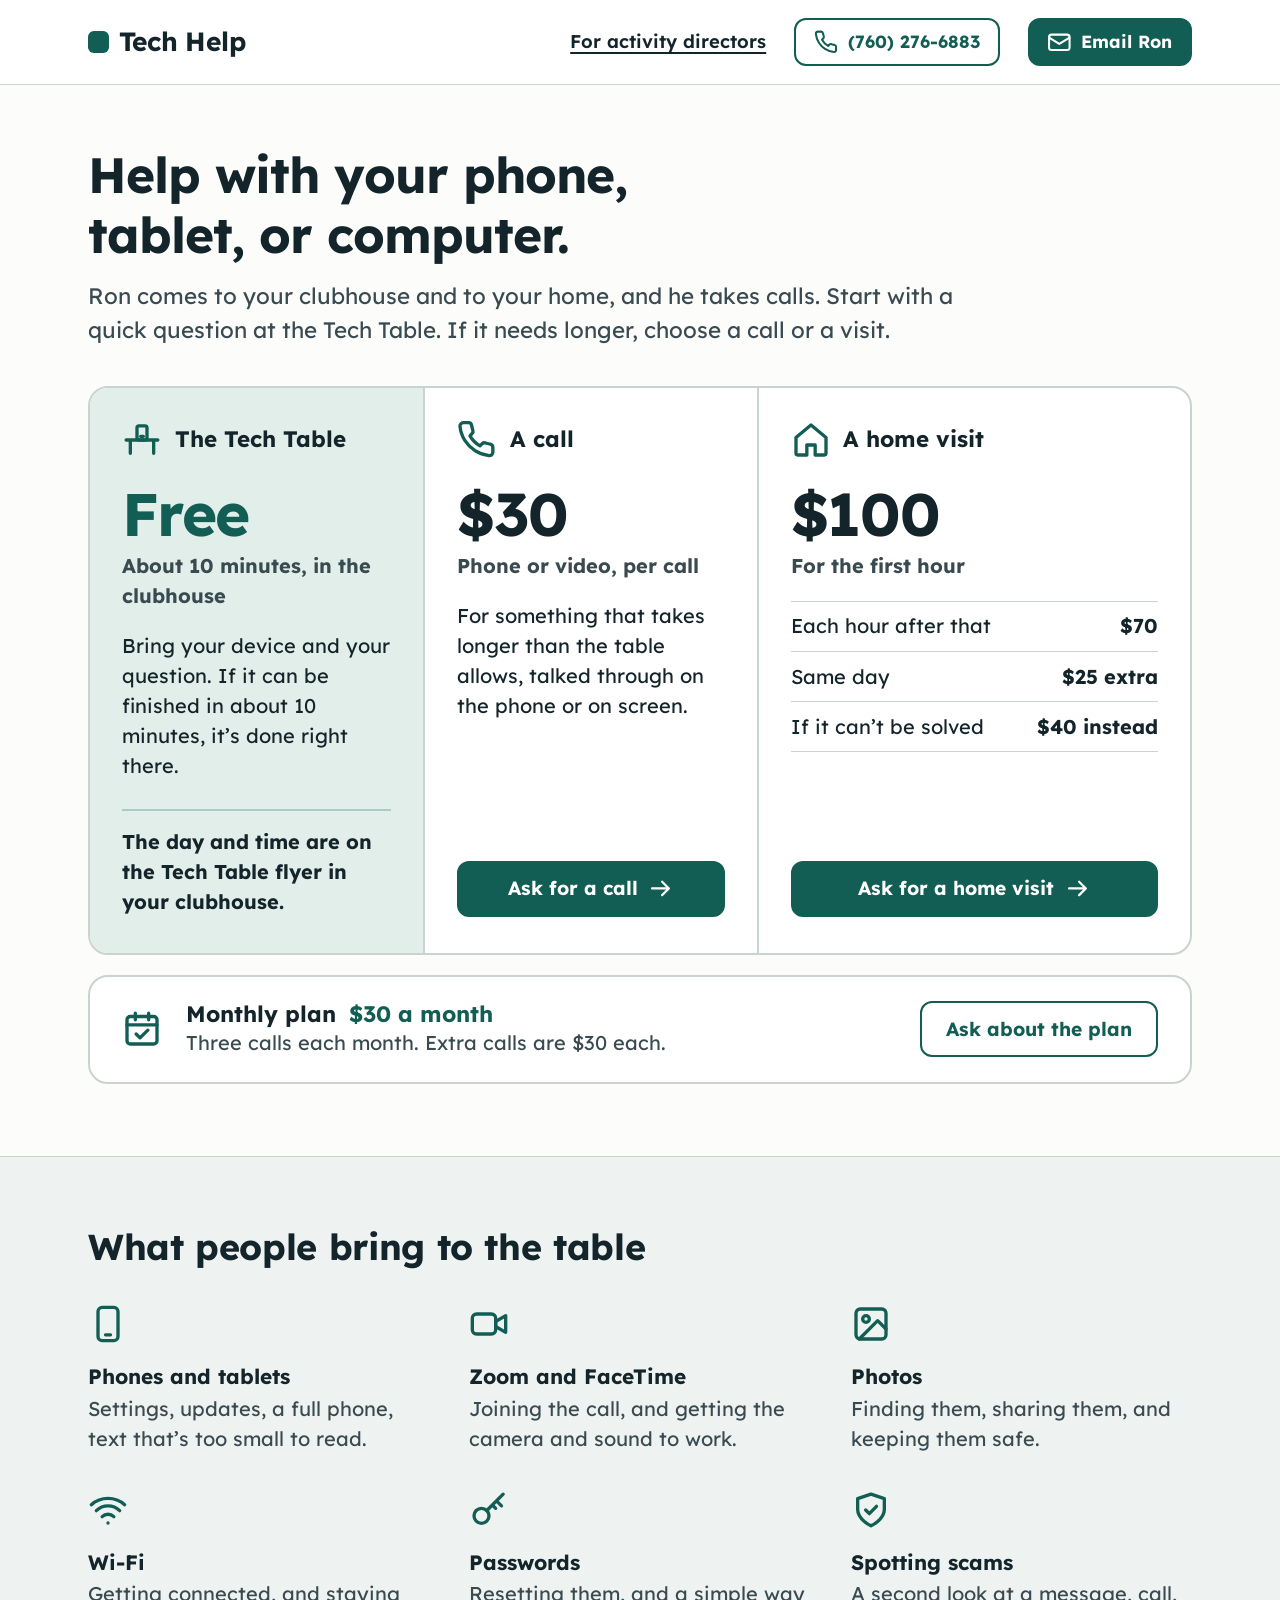
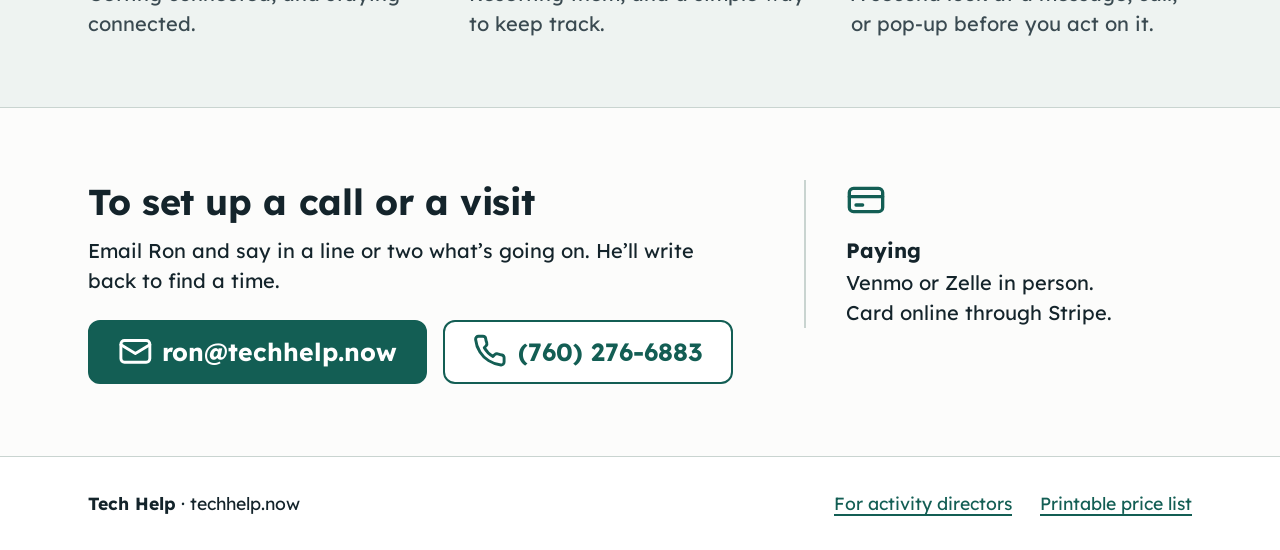
<file: index.html>
<!DOCTYPE html>
<html lang="en">
<head>
  <meta charset="utf-8">
  <meta name="viewport" content="width=device-width, initial-scale=1">
  <title>Tech Help · Help with your phone, tablet, or computer</title>
  <meta name="description" content="In-person tech help for people who live in 55+ communities. The Tech Table in the clubhouse is free for about 10 minutes. A phone or video call is $30. A home visit is $100 for the first hour.">
  <meta property="og:title" content="Tech Help">
  <meta property="og:description" content="The Tech Table is free. A call is $30. A home visit is $100 for the first hour.">
  <meta property="og:type" content="website">
  <meta property="og:url" content="https://techhelp.now/">
  <meta name="theme-color" content="#135e54">
  <link rel="icon" href="assets/favicon.svg" type="image/svg+xml">
  <link rel="preconnect" href="https://fonts.googleapis.com">
  <link rel="preconnect" href="https://fonts.gstatic.com" crossorigin>
  <link rel="stylesheet" href="https://fonts.googleapis.com/css2?family=Lexend:wght@400;600;700&display=swap">
  <link rel="stylesheet" href="assets/site.css">
</head>
<body>
  <a class="skip" href="#ways">Skip to the ways to get help</a>

  <header class="bar">
    <div class="wrap bar-inner">
      <a class="wordmark" href="./" aria-label="Tech Help, home">Tech Help</a>
      <nav class="bar-nav" aria-label="Main">
        <div class="bar-pages">
          <a href="directors/">For activity directors</a>
        </div>
        <a class="btn btn-small btn-quiet" href="tel:+17602766883">
          <svg class="icon" aria-hidden="true"><use href="assets/icons.svg#call"/></svg>
          (760) 276-6883
        </a>
        <a class="btn btn-small" href="#reach">
          <svg class="icon" aria-hidden="true"><use href="assets/icons.svg#mail"/></svg>
          Email Ron
        </a>
      </nav>
    </div>
  </header>

  <main>
    <section class="intro wrap" aria-labelledby="intro-title">
      <h1 id="intro-title">Help with your phone, tablet, or computer.</h1>
      <p class="lede">Ron comes to your clubhouse and to your home, and he takes calls. Start with a quick question at the Tech Table. If it needs longer, choose a call or a visit.</p>
    </section>

    <section id="ways" class="wrap" aria-label="Ways to get help">
      <ol class="board">
        <li class="way way-free">
          <div class="way-head">
            <svg class="icon icon-lg" aria-hidden="true"><use href="assets/icons.svg#table"/></svg>
            <h2>The Tech Table</h2>
          </div>
          <p class="price">Free</p>
          <p class="price-note">About 10 minutes, in the clubhouse</p>
          <p>Bring your device and your question. If it can be finished in about 10 minutes, it’s done right there.</p>
          <p class="way-foot">The day and time are on the Tech Table flyer in your clubhouse.</p>
        </li>

        <li class="way">
          <div class="way-head">
            <svg class="icon icon-lg" aria-hidden="true"><use href="assets/icons.svg#call"/></svg>
            <h2>A call</h2>
          </div>
          <p class="price">$30</p>
          <p class="price-note">Phone or video, per call</p>
          <p>For something that takes longer than the table allows, talked through on the phone or on screen.</p>
          <a class="btn way-btn" href="mailto:ron@techhelp.now?subject=A%20phone%20or%20video%20call">
            Ask for a call
            <svg class="icon" aria-hidden="true"><use href="assets/icons.svg#arrow"/></svg>
          </a>
        </li>

        <li class="way">
          <div class="way-head">
            <svg class="icon icon-lg" aria-hidden="true"><use href="assets/icons.svg#home"/></svg>
            <h2>A home visit</h2>
          </div>
          <p class="price">$100</p>
          <p class="price-note">For the first hour</p>
          <ul class="terms">
            <li><span>Each hour after that</span> <b>$70</b></li>
            <li><span>Same day</span> <b>$25 extra</b></li>
            <li><span>If it can’t be solved</span> <b>$40 instead</b></li>
          </ul>
          <a class="btn way-btn" href="mailto:ron@techhelp.now?subject=A%20home%20visit">
            Ask for a home visit
            <svg class="icon" aria-hidden="true"><use href="assets/icons.svg#arrow"/></svg>
          </a>
        </li>
      </ol>

      <div class="plan">
        <svg class="icon icon-lg" aria-hidden="true"><use href="assets/icons.svg#plan"/></svg>
        <div class="plan-text">
          <h2>Monthly plan <span class="plan-price">$30 a month</span></h2>
          <p>Three calls each month. Extra calls are $30 each.</p>
        </div>
        <a class="btn btn-quiet" href="mailto:ron@techhelp.now?subject=The%20monthly%20plan">Ask about the plan</a>
      </div>
    </section>

    <section class="topics" aria-labelledby="topics-title">
      <div class="wrap">
        <h2 id="topics-title">What people bring to the table</h2>
        <ul class="topic-grid">
          <li>
            <svg class="icon icon-lg" aria-hidden="true"><use href="assets/icons.svg#phone"/></svg>
            <h3>Phones and tablets</h3>
            <p>Settings, updates, a full phone, text that’s too small to read.</p>
          </li>
          <li>
            <svg class="icon icon-lg" aria-hidden="true"><use href="assets/icons.svg#video"/></svg>
            <h3>Zoom and FaceTime</h3>
            <p>Joining the call, and getting the camera and sound to work.</p>
          </li>
          <li>
            <svg class="icon icon-lg" aria-hidden="true"><use href="assets/icons.svg#photo"/></svg>
            <h3>Photos</h3>
            <p>Finding them, sharing them, and keeping them safe.</p>
          </li>
          <li>
            <svg class="icon icon-lg" aria-hidden="true"><use href="assets/icons.svg#wifi"/></svg>
            <h3>Wi‑Fi</h3>
            <p>Getting connected, and staying connected.</p>
          </li>
          <li>
            <svg class="icon icon-lg" aria-hidden="true"><use href="assets/icons.svg#key"/></svg>
            <h3>Passwords</h3>
            <p>Resetting them, and a simple way to keep track.</p>
          </li>
          <li>
            <svg class="icon icon-lg" aria-hidden="true"><use href="assets/icons.svg#shield"/></svg>
            <h3>Spotting scams</h3>
            <p>A second look at a message, call, or pop‑up before you act on it.</p>
          </li>
        </ul>
      </div>
    </section>

    <section id="reach" class="reach wrap" aria-labelledby="reach-title">
      <div class="reach-main">
        <h2 id="reach-title">To set up a call or a visit</h2>
        <p>Email Ron and say in a line or two what’s going on. He’ll write back to find a time.</p>
        <div class="reach-actions">
          <a class="btn btn-big" href="mailto:ron@techhelp.now">
            <svg class="icon" aria-hidden="true"><use href="assets/icons.svg#mail"/></svg>
            ron@techhelp.now
          </a>
          <a class="btn btn-big btn-quiet" href="tel:+17602766883">
            <svg class="icon" aria-hidden="true"><use href="assets/icons.svg#call"/></svg>
            (760) 276-6883
          </a>
        </div>
      </div>
      <div class="reach-pay">
        <svg class="icon icon-lg" aria-hidden="true"><use href="assets/icons.svg#card"/></svg>
        <h3>Paying</h3>
        <p>Venmo or Zelle in person.<br>Card online through Stripe.</p>
      </div>
    </section>
  </main>

  <footer class="foot">
    <div class="wrap foot-inner">
      <p><b>Tech Help</b> · techhelp.now</p>
      <ul class="foot-links">
        <li><a href="directors/">For activity directors</a></li>
        <li><a href="print/prices.html">Printable price list</a></li>
      </ul>
    </div>
  </footer>
</body>
</html>
</file>
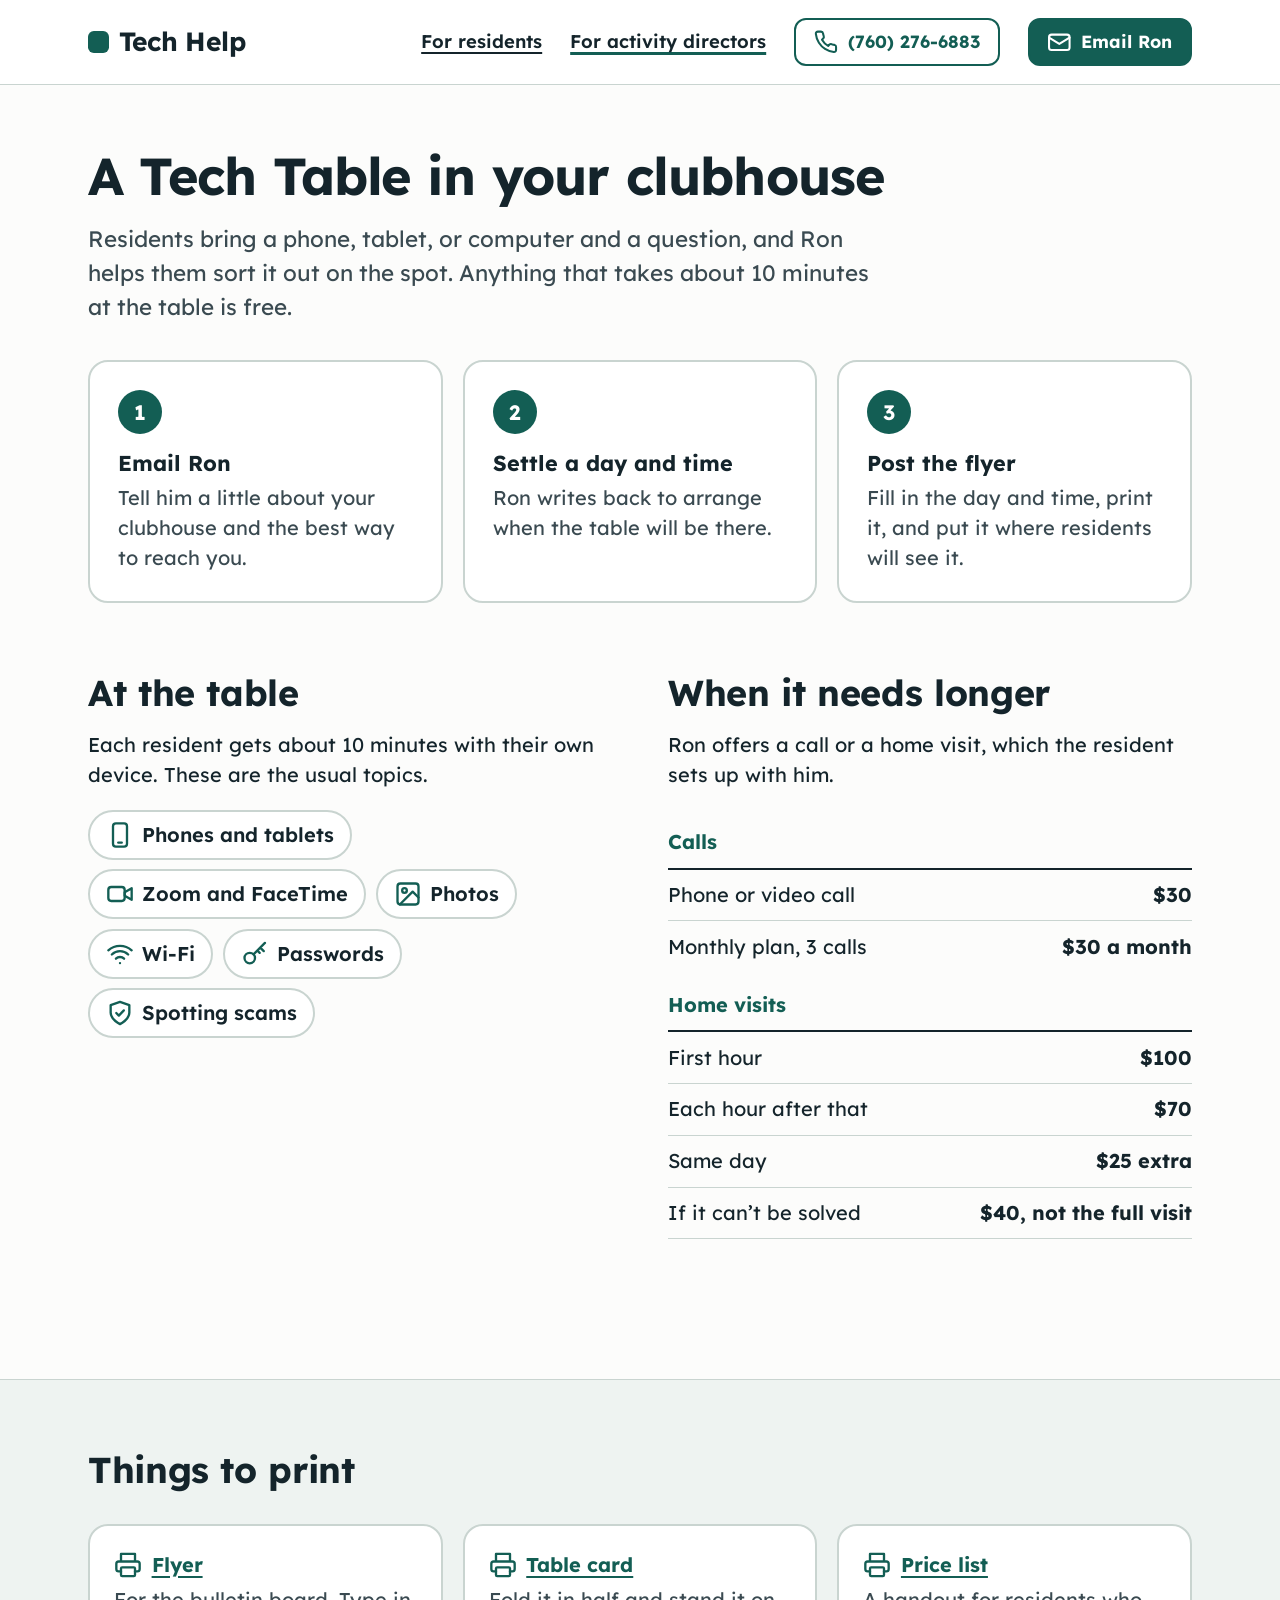
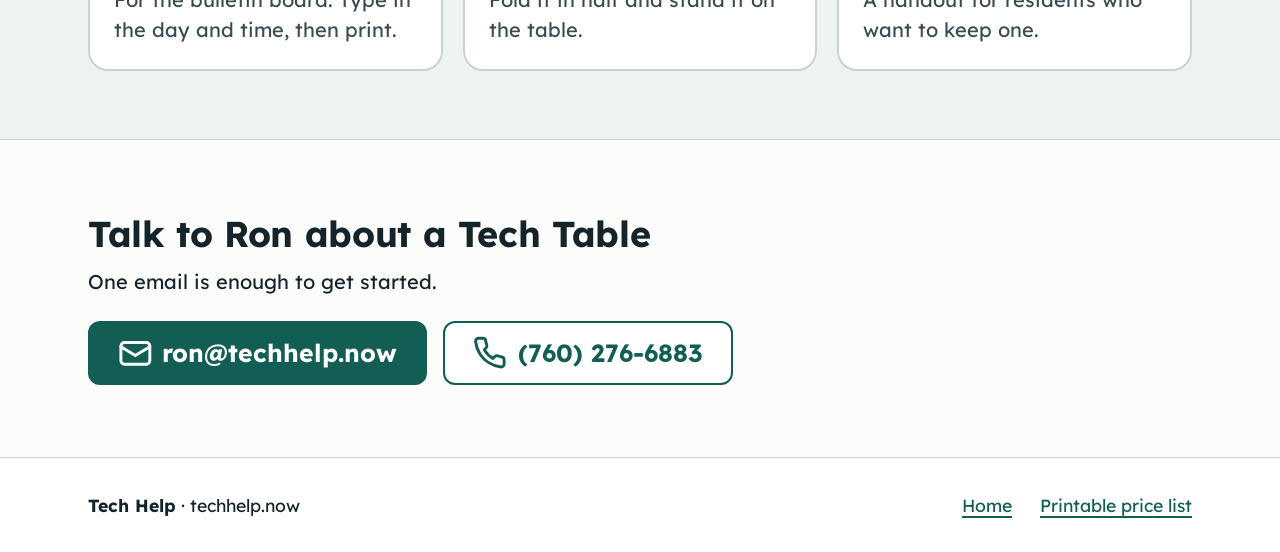
<file: directors/index.html>
<!DOCTYPE html>
<html lang="en">
<head>
  <meta charset="utf-8">
  <meta name="viewport" content="width=device-width, initial-scale=1">
  <title>Tech Help · A Tech Table in your clubhouse</title>
  <meta name="description" content="The Tech Table is a free table in the clubhouse where residents bring a phone, tablet, or computer and a question. For activity directors: how it starts and what to print.">
  <meta property="og:title" content="A Tech Table in your clubhouse">
  <meta property="og:description" content="Residents bring a device and a question. Anything that takes about 10 minutes is free.">
  <meta property="og:type" content="website">
  <meta property="og:url" content="https://techhelp.now/directors/">
  <meta name="theme-color" content="#135e54">
  <link rel="icon" href="../assets/favicon.svg" type="image/svg+xml">
  <link rel="preconnect" href="https://fonts.googleapis.com">
  <link rel="preconnect" href="https://fonts.gstatic.com" crossorigin>
  <link rel="stylesheet" href="https://fonts.googleapis.com/css2?family=Lexend:wght@400;600;700&display=swap">
  <link rel="stylesheet" href="../assets/site.css">
</head>
<body>
  <a class="skip" href="#start">Skip to how it starts</a>

  <header class="bar">
    <div class="wrap bar-inner">
      <a class="wordmark" href="../" aria-label="Tech Help, home">Tech Help</a>
      <nav class="bar-nav" aria-label="Main">
        <div class="bar-pages">
          <a href="../">For residents</a>
          <a href="./" aria-current="page">For activity directors</a>
        </div>
        <a class="btn btn-small btn-quiet" href="tel:+17602766883">
          <svg class="icon" aria-hidden="true"><use href="../assets/icons.svg#call"/></svg>
          (760) 276-6883
        </a>
        <a class="btn btn-small" href="#talk">
          <svg class="icon" aria-hidden="true"><use href="../assets/icons.svg#mail"/></svg>
          Email Ron
        </a>
      </nav>
    </div>
  </header>

  <main>
    <section class="page-head wrap" aria-labelledby="page-title">
      <h1 id="page-title">A Tech Table in your clubhouse</h1>
      <p class="lede">Residents bring a phone, tablet, or computer and a question, and Ron helps them sort it out on the spot. Anything that takes about 10 minutes at the table is free.</p>
    </section>

    <section id="start" class="wrap" aria-labelledby="start-title">
      <h2 id="start-title" class="visually-hidden">How it starts</h2>
      <ol class="steps">
        <li>
          <h2>Email Ron</h2>
          <p>Tell him a little about your clubhouse and the best way to reach you.</p>
        </li>
        <li>
          <h2>Settle a day and time</h2>
          <p>Ron writes back to arrange when the table will be there.</p>
        </li>
        <li>
          <h2>Post the flyer</h2>
          <p>Fill in the day and time, print it, and put it where residents will see it.</p>
        </li>
      </ol>
    </section>

    <section class="split wrap">
      <div>
        <h2 class="section-title">At the table</h2>
        <p>Each resident gets about 10 minutes with their own device. These are the usual topics.</p>
        <ul class="topic-list" aria-label="What residents bring">
          <li><svg class="icon" aria-hidden="true"><use href="../assets/icons.svg#phone"/></svg>Phones and tablets</li>
          <li><svg class="icon" aria-hidden="true"><use href="../assets/icons.svg#video"/></svg>Zoom and FaceTime</li>
          <li><svg class="icon" aria-hidden="true"><use href="../assets/icons.svg#photo"/></svg>Photos</li>
          <li><svg class="icon" aria-hidden="true"><use href="../assets/icons.svg#wifi"/></svg>Wi‑Fi</li>
          <li><svg class="icon" aria-hidden="true"><use href="../assets/icons.svg#key"/></svg>Passwords</li>
          <li><svg class="icon" aria-hidden="true"><use href="../assets/icons.svg#shield"/></svg>Spotting scams</li>
        </ul>
      </div>
      <div>
        <h2 class="section-title">When it needs longer</h2>
        <p>Ron offers a call or a home visit, which the resident sets up with him.</p>
        <ul class="fee-list">
          <li class="group">Calls</li>
          <li><span>Phone or video call</span> <b>$30</b></li>
          <li><span>Monthly plan, 3 calls</span> <b>$30 a month</b></li>
          <li class="group">Home visits</li>
          <li><span>First hour</span> <b>$100</b></li>
          <li><span>Each hour after that</span> <b>$70</b></li>
          <li><span>Same day</span> <b>$25 extra</b></li>
          <li><span>If it can’t be solved</span> <b>$40, not the full visit</b></li>
        </ul>
      </div>
    </section>

    <section class="topics" aria-labelledby="sheets-title">
      <div class="wrap">
        <h2 id="sheets-title">Things to print</h2>
        <ul class="sheets">
          <li>
            <a href="../print/flyer.html">
              <b><svg class="icon" aria-hidden="true"><use href="../assets/icons.svg#print"/></svg>Flyer</b>
              <span>For the bulletin board. Type in the day and time, then print.</span>
            </a>
          </li>
          <li>
            <a href="../print/tent-card.html">
              <b><svg class="icon" aria-hidden="true"><use href="../assets/icons.svg#print"/></svg>Table card</b>
              <span>Fold it in half and stand it on the table.</span>
            </a>
          </li>
          <li>
            <a href="../print/prices.html">
              <b><svg class="icon" aria-hidden="true"><use href="../assets/icons.svg#print"/></svg>Price list</b>
              <span>A handout for residents who want to keep one.</span>
            </a>
          </li>
        </ul>
      </div>
    </section>

    <section id="talk" class="cta-band wrap" aria-labelledby="talk-title">
      <h2 id="talk-title" class="section-title">Talk to Ron about a Tech Table</h2>
      <p>One email is enough to get started.</p>
      <div class="cta-actions">
        <a class="btn btn-big" href="mailto:ron@techhelp.now?subject=A%20Tech%20Table%20in%20our%20clubhouse">
          <svg class="icon" aria-hidden="true"><use href="../assets/icons.svg#mail"/></svg>
          ron@techhelp.now
        </a>
        <a class="btn btn-big btn-quiet" href="tel:+17602766883">
          <svg class="icon" aria-hidden="true"><use href="../assets/icons.svg#call"/></svg>
          (760) 276-6883
        </a>
      </div>
    </section>
  </main>

  <footer class="foot">
    <div class="wrap foot-inner">
      <p><b>Tech Help</b> · techhelp.now</p>
      <ul class="foot-links">
        <li><a href="../">Home</a></li>
        <li><a href="../print/prices.html">Printable price list</a></li>
      </ul>
    </div>
  </footer>
</body>
</html>
</file>
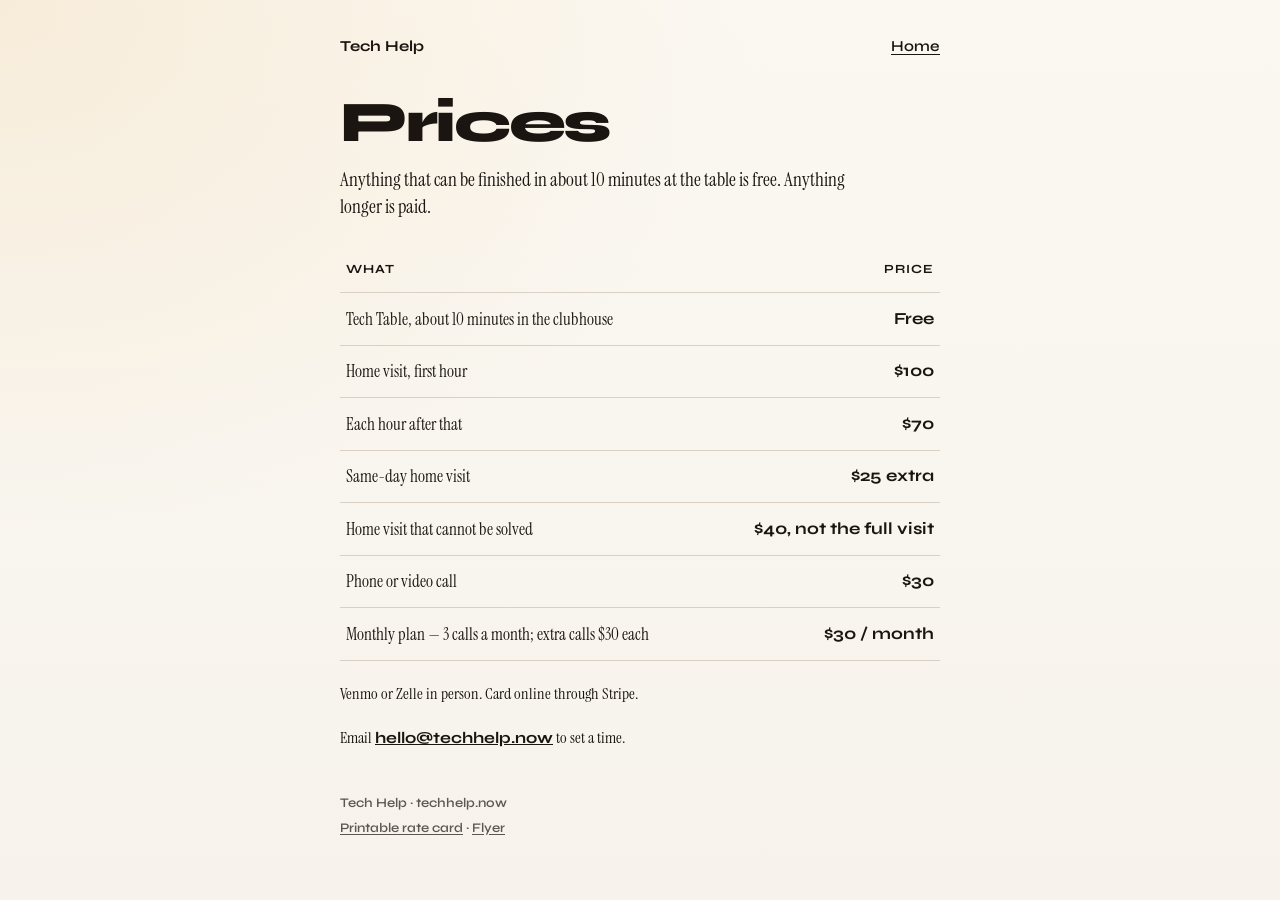
<file: prices.html>
<!DOCTYPE html>
<html lang="en">
<head>
  <meta charset="utf-8" />
  <meta name="viewport" content="width=device-width, initial-scale=1" />
  <title>Prices — Tech Help</title>
  <meta name="description" content="Tech Help prices: free Tech Table in the clubhouse, home visits, phone and video calls, monthly plan. Email hello@techhelp.now." />
  <link rel="icon" href="data:image/svg+xml,%3Csvg xmlns='http://www.w3.org/2000/svg' viewBox='0 0 32 32'%3E%3Crect width='32' height='32' fill='%231A1510'/%3E%3Ctext x='5' y='23' font-family='Georgia' font-size='18' fill='%23F6EFE4'%3ET%3C/text%3E%3C/svg%3E" />
  <link rel="preconnect" href="https://fonts.googleapis.com" />
  <link rel="preconnect" href="https://fonts.gstatic.com" crossorigin />
  <link href="https://fonts.googleapis.com/css2?family=Instrument+Serif:ital@0;1&family=Syne:wght@600;700;800&display=swap" rel="stylesheet" />
  <link rel="stylesheet" href="prices.css" />
</head>
<body>
  <header class="top">
    <p class="mark"><a href="/">Tech Help</a></p>
    <p class="back"><a href="/">Home</a></p>
  </header>

  <main class="sheet">
    <h1>Prices</h1>
    <p class="lede">Anything that can be finished in about 10 minutes at the table is free. Anything longer is paid.</p>

    <table>
      <caption class="sr-only">Tech Help prices</caption>
      <thead>
        <tr>
          <th scope="col">What</th>
          <th scope="col">Price</th>
        </tr>
      </thead>
      <tbody>
        <tr>
          <td>Tech Table, about 10 minutes in the clubhouse</td>
          <td>Free</td>
        </tr>
        <tr>
          <td>Home visit, first hour</td>
          <td>$100</td>
        </tr>
        <tr>
          <td>Each hour after that</td>
          <td>$70</td>
        </tr>
        <tr>
          <td>Same-day home visit</td>
          <td>$25 extra</td>
        </tr>
        <tr>
          <td>Home visit that cannot be solved</td>
          <td>$40, not the full visit</td>
        </tr>
        <tr>
          <td>Phone or video call</td>
          <td>$30</td>
        </tr>
        <tr>
          <td>Monthly plan — 3 calls a month; extra calls $30 each</td>
          <td>$30 / month</td>
        </tr>
      </tbody>
    </table>

    <p class="pay">Venmo or Zelle in person. Card online through Stripe.</p>
    <p class="contact">Email <a href="mailto:hello@techhelp.now">hello@techhelp.now</a> to set a time.</p>
  </main>

  <footer class="foot">
    <p>Tech Help · techhelp.now</p>
    <p>
      <a href="print/rate-card.html">Printable rate card</a>
      ·
      <a href="print/resident-flyer.html">Flyer</a>
    </p>
  </footer>
</body>
</html>
</file>
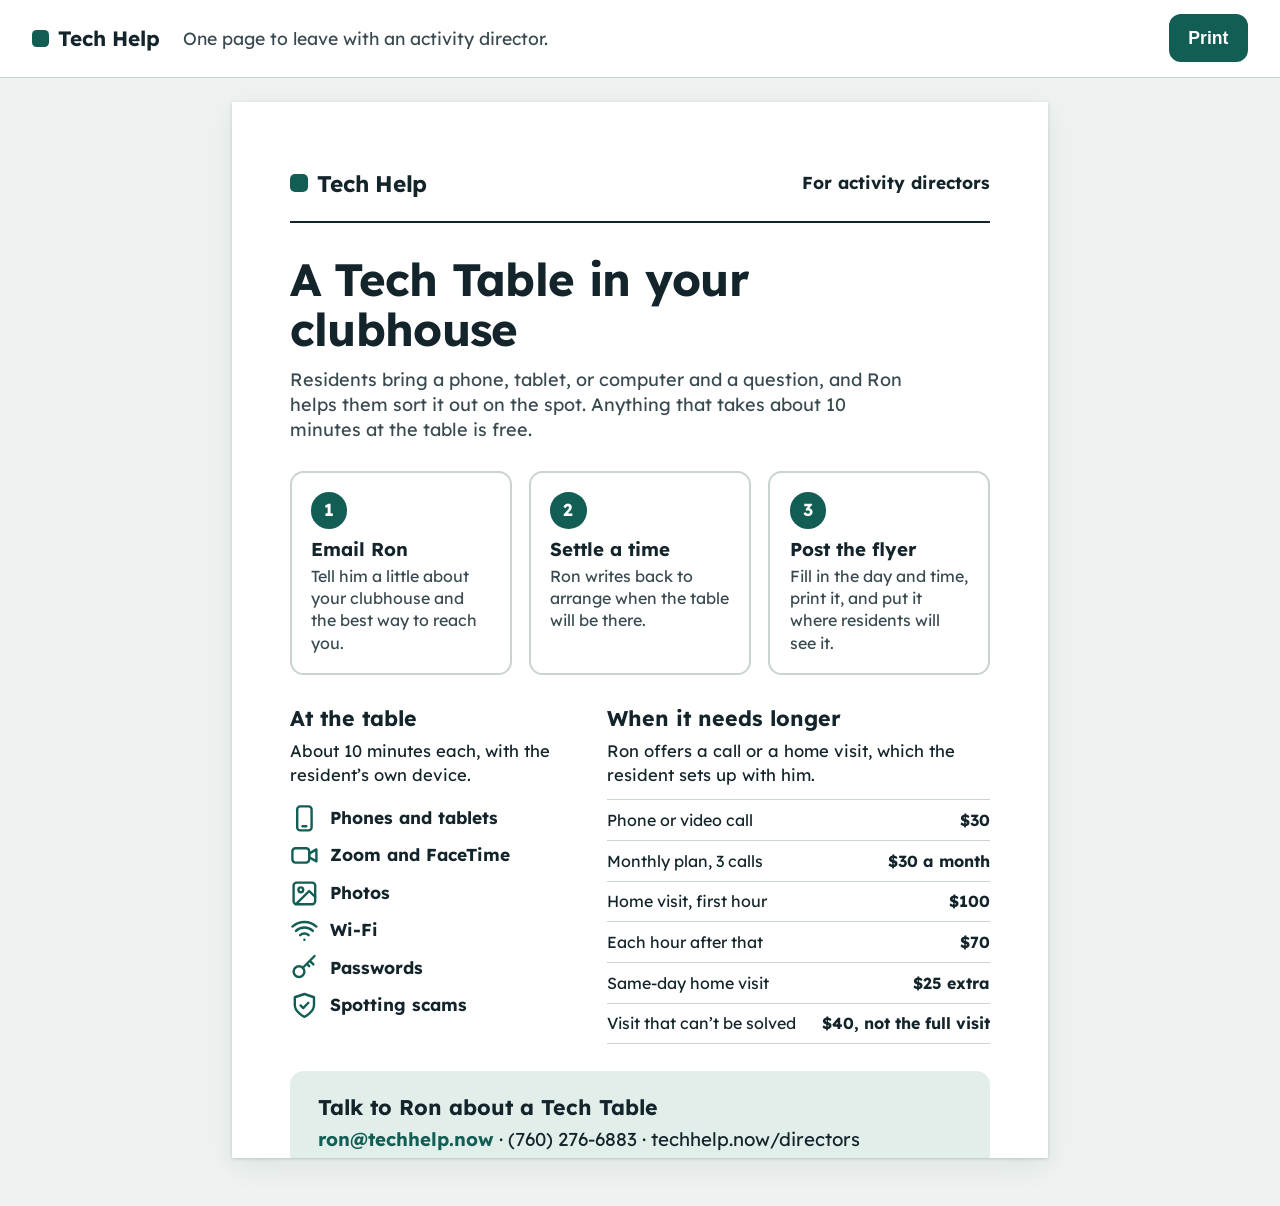
<file: print/director.html>
<!DOCTYPE html>
<html lang="en">
<head>
  <meta charset="utf-8">
  <meta name="viewport" content="width=device-width, initial-scale=1">
  <title>Tech Help · For activity directors</title>
  <meta name="robots" content="noindex">
  <link rel="icon" href="../assets/favicon.svg" type="image/svg+xml">
  <link rel="stylesheet" href="https://fonts.googleapis.com/css2?family=Lexend:wght@400;600;700&display=swap">
  <link rel="stylesheet" href="../assets/site.css">
  <link rel="stylesheet" href="print.css">
  <style>
    @page { size: letter portrait; margin: 0; }

    .d-head { margin-top: 0.34in; }
    .d-head h1 { font-size: 34pt; line-height: 1.1; letter-spacing: -0.015em; }
    .d-head p { max-width: 6.4in; margin-top: 0.12in; font-size: 13.5pt; color: var(--ink-2); }

    .d-steps { display: grid; grid-template-columns: repeat(3, 1fr); gap: 0.18in; margin-top: 0.3in; counter-reset: step; }
    .d-steps li { counter-increment: step; padding: 0.2in; border: 2px solid var(--line); border-radius: 0.14in; font-size: 12pt; }
    .d-steps li::before {
      content: counter(step);
      display: grid;
      place-items: center;
      width: 0.38in;
      height: 0.38in;
      border-radius: 50%;
      background: var(--accent);
      color: var(--white);
      font-weight: 700;
      font-size: 13pt;
    }
    .d-steps h2 { margin-top: 0.1in; font-size: 14pt; }
    .d-steps p { margin-top: 0.04in; color: var(--ink-2); }

    .d-cols { display: grid; grid-template-columns: 1fr 1.35fr; gap: 0.35in; margin-block: 0.32in 0.28in; }
    .d-cols h2 { font-size: 16pt; }
    .d-cols > div > p { margin-top: 0.08in; font-size: 12.5pt; }
    .d-topics { margin-top: 0.14in; }
    .d-topics li { display: flex; align-items: center; gap: 0.12in; padding-block: 0.045in; font-size: 13pt; font-weight: 700; }
    .d-topics .icon { width: 0.3in; height: 0.3in; color: var(--accent); }
    .d-cols .rows { margin-top: 0.14in; font-size: 12pt; }

    .d-talk { margin-top: auto; padding: 0.25in 0.3in; border-radius: 0.14in; background: var(--tint); }
    .d-talk h2 { font-size: 16pt; }
    .d-talk p { margin-top: 0.06in; font-size: 14pt; }
    .d-talk b { color: var(--accent); }
  </style>
</head>
<body>
  <div class="toolbar">
    <a class="wordmark" href="../">Tech Help</a>
    <p>One page to leave with an activity director.</p>
    <button class="btn btn-small" type="button" onclick="window.print()">Print</button>
  </div>

  <article class="sheet flow">
    <p class="running"><span class="wordmark">Tech Help</span><span>For activity directors</span></p>

    <div class="d-head">
      <h1>A Tech Table in your clubhouse</h1>
      <p>Residents bring a phone, tablet, or computer and a question, and Ron helps them sort it out on the spot. Anything that takes about 10 minutes at the table is free.</p>
    </div>

    <ol class="d-steps">
      <li><h2>Email Ron</h2><p>Tell him a little about your clubhouse and the best way to reach you.</p></li>
      <li><h2>Settle a time</h2><p>Ron writes back to arrange when the table will be there.</p></li>
      <li><h2>Post the flyer</h2><p>Fill in the day and time, print it, and put it where residents will see it.</p></li>
    </ol>

    <div class="d-cols">
      <div>
        <h2>At the table</h2>
        <p>About 10 minutes each, with the resident’s own device.</p>
        <ul class="d-topics">
          <li><svg class="icon" aria-hidden="true"><use href="../assets/icons.svg#phone"/></svg>Phones and tablets</li>
          <li><svg class="icon" aria-hidden="true"><use href="../assets/icons.svg#video"/></svg>Zoom and FaceTime</li>
          <li><svg class="icon" aria-hidden="true"><use href="../assets/icons.svg#photo"/></svg>Photos</li>
          <li><svg class="icon" aria-hidden="true"><use href="../assets/icons.svg#wifi"/></svg>Wi‑Fi</li>
          <li><svg class="icon" aria-hidden="true"><use href="../assets/icons.svg#key"/></svg>Passwords</li>
          <li><svg class="icon" aria-hidden="true"><use href="../assets/icons.svg#shield"/></svg>Spotting scams</li>
        </ul>
      </div>
      <div>
        <h2>When it needs longer</h2>
        <p>Ron offers a call or a home visit, which the resident sets up with him.</p>
        <ul class="rows">
          <li><span>Phone or video call</span> <b>$30</b></li>
          <li><span>Monthly plan, 3 calls</span> <b>$30 a month</b></li>
          <li><span>Home visit, first hour</span> <b>$100</b></li>
          <li><span>Each hour after that</span> <b>$70</b></li>
          <li><span>Same-day home visit</span> <b>$25 extra</b></li>
          <li><span>Visit that can’t be solved</span> <b>$40, not the full visit</b></li>
        </ul>
      </div>
    </div>

    <div class="d-talk">
      <h2>Talk to Ron about a Tech Table</h2>
      <p><b>ron@techhelp.now</b> · (760) 276-6883 · techhelp.now/directors</p>
    </div>

  </article>
</body>
</html>
</file>
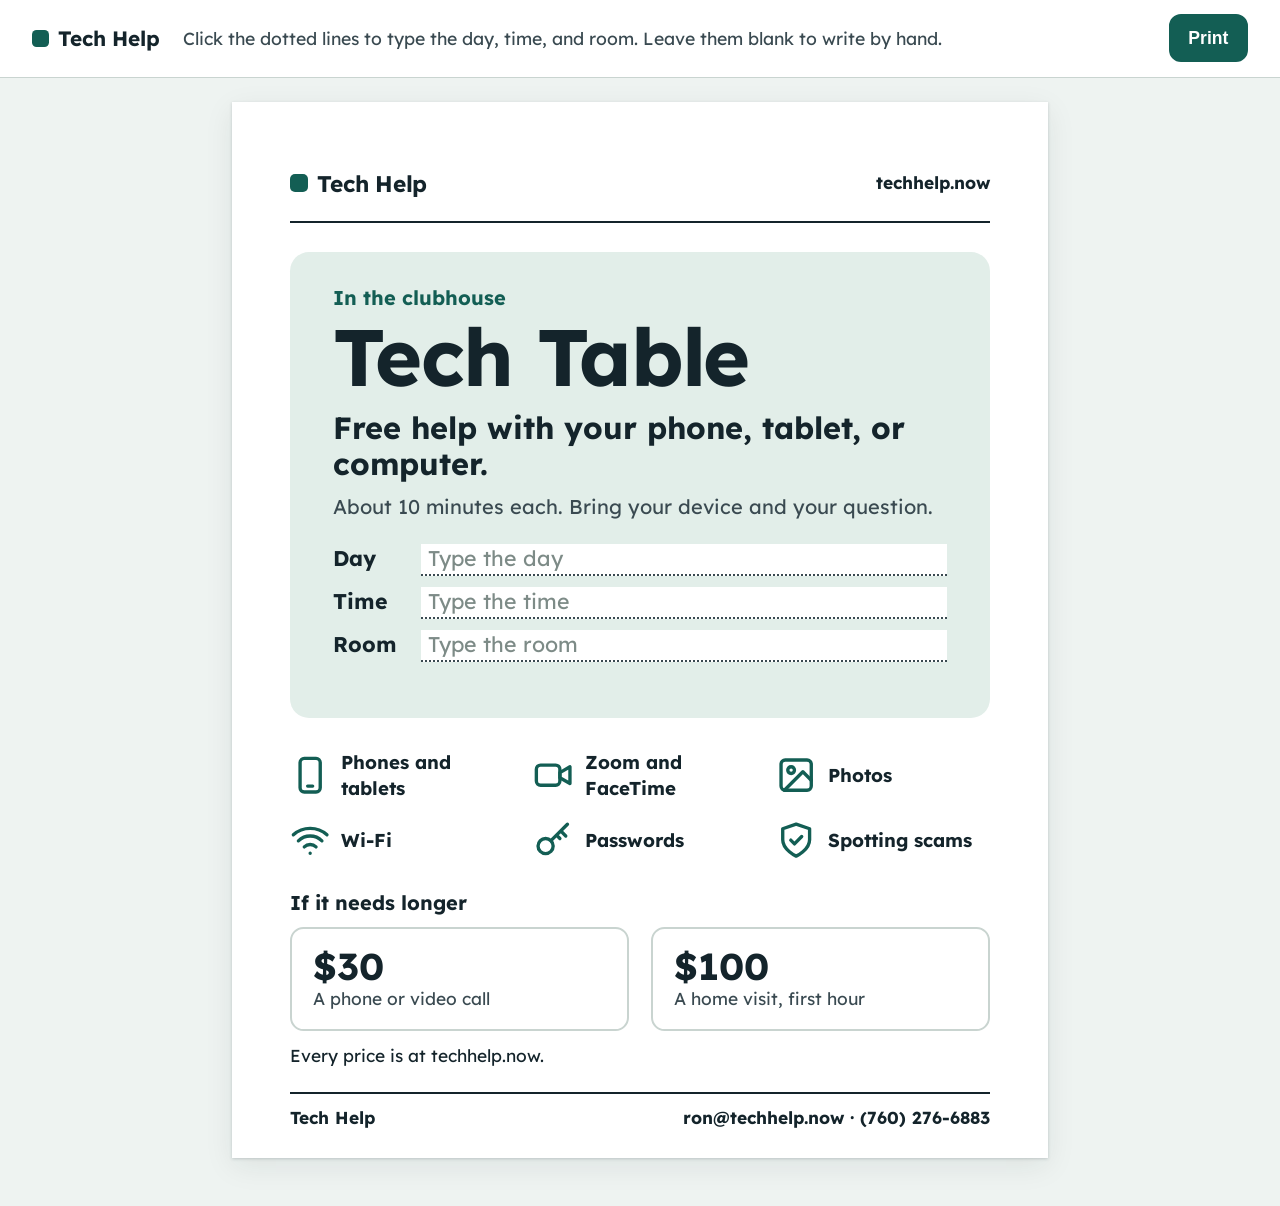
<file: print/flyer.html>
<!DOCTYPE html>
<html lang="en">
<head>
  <meta charset="utf-8">
  <meta name="viewport" content="width=device-width, initial-scale=1">
  <title>Tech Help · Flyer</title>
  <meta name="robots" content="noindex">
  <link rel="icon" href="../assets/favicon.svg" type="image/svg+xml">
  <link rel="stylesheet" href="https://fonts.googleapis.com/css2?family=Lexend:wght@400;600;700&display=swap">
  <link rel="stylesheet" href="../assets/site.css">
  <link rel="stylesheet" href="print.css">
  <style>
    @page { size: letter portrait; margin: 0; }

    .flyer-top {
      margin-top: 0.3in;
      padding: 0.34in 0.45in 0.36in;
      border-radius: 0.2in;
      background: var(--tint);
    }
    .flyer-top .where { font-size: 15pt; font-weight: 700; color: var(--accent); }
    .flyer-top h1 { margin-top: 0.04in; font-size: 60pt; line-height: 1; letter-spacing: -0.02em; }
    .flyer-top .free { margin-top: 0.14in; font-size: 23pt; font-weight: 700; line-height: 1.2; }
    .flyer-top .sub { margin-top: 0.1in; font-size: 15pt; color: var(--ink-2); }

    .when { display: grid; grid-template-columns: auto 1fr; gap: 0.12in 0.25in; margin-top: 0.24in; font-size: 16pt; align-items: baseline; }
    .when dt { font-weight: 700; }
    .when dd { margin: 0; }
    .when .fill { width: 100%; background: var(--white); }

    .flyer-topics { display: grid; grid-template-columns: repeat(3, 1fr); gap: 0.2in 0.3in; margin-top: 0.32in; }
    .flyer-topics li { display: flex; align-items: center; gap: 0.12in; font-size: 14pt; font-weight: 700; }

    .longer { margin-top: 0.32in; margin-bottom: 0.25in; }
    .longer h2 { font-size: 15pt; }
    .longer-grid { display: grid; grid-template-columns: 1fr 1fr; gap: 0.22in; margin-top: 0.12in; }
    .longer-grid div { padding: 0.18in 0.22in; border: 2px solid var(--line); border-radius: 0.14in; }
    .longer-grid b { display: block; font-size: 28pt; line-height: 1.1; }
    .longer-grid span { font-size: 13pt; color: var(--ink-2); }
    .longer p { margin-top: 0.14in; font-size: 13pt; }
  </style>
</head>
<body>
  <div class="toolbar">
    <a class="wordmark" href="../">Tech Help</a>
    <p>Click the dotted lines to type the day, time, and room. Leave them blank to write by hand.</p>
    <button class="btn btn-small" type="button" onclick="window.print()">Print</button>
  </div>

  <article class="sheet flow">
    <p class="running"><span class="wordmark">Tech Help</span><span>techhelp.now</span></p>

    <div class="flyer-top">
      <p class="where">In the clubhouse</p>
      <h1>Tech Table</h1>
      <p class="free">Free help with your phone, tablet, or computer.</p>
      <p class="sub">About 10 minutes each. Bring your device and your question.</p>
      <dl class="when">
        <dt>Day</dt><dd><span class="fill" contenteditable="true" data-hint="Type the day"></span></dd>
        <dt>Time</dt><dd><span class="fill" contenteditable="true" data-hint="Type the time"></span></dd>
        <dt>Room</dt><dd><span class="fill" contenteditable="true" data-hint="Type the room"></span></dd>
      </dl>
    </div>

    <ul class="flyer-topics">
      <li><svg class="icon icon-lg" aria-hidden="true"><use href="../assets/icons.svg#phone"/></svg>Phones and tablets</li>
      <li><svg class="icon icon-lg" aria-hidden="true"><use href="../assets/icons.svg#video"/></svg>Zoom and FaceTime</li>
      <li><svg class="icon icon-lg" aria-hidden="true"><use href="../assets/icons.svg#photo"/></svg>Photos</li>
      <li><svg class="icon icon-lg" aria-hidden="true"><use href="../assets/icons.svg#wifi"/></svg>Wi‑Fi</li>
      <li><svg class="icon icon-lg" aria-hidden="true"><use href="../assets/icons.svg#key"/></svg>Passwords</li>
      <li><svg class="icon icon-lg" aria-hidden="true"><use href="../assets/icons.svg#shield"/></svg>Spotting scams</li>
    </ul>

    <section class="longer">
      <h2>If it needs longer</h2>
      <div class="longer-grid">
        <div><b>$30</b><span>A phone or video call</span></div>
        <div><b>$100</b><span>A home visit, first hour</span></div>
      </div>
      <p>Every price is at techhelp.now.</p>
    </section>

    <p class="sheet-foot"><span>Tech Help</span><span>ron@techhelp.now · (760) 276-6883</span></p>
  </article>
</body>
</html>
</file>
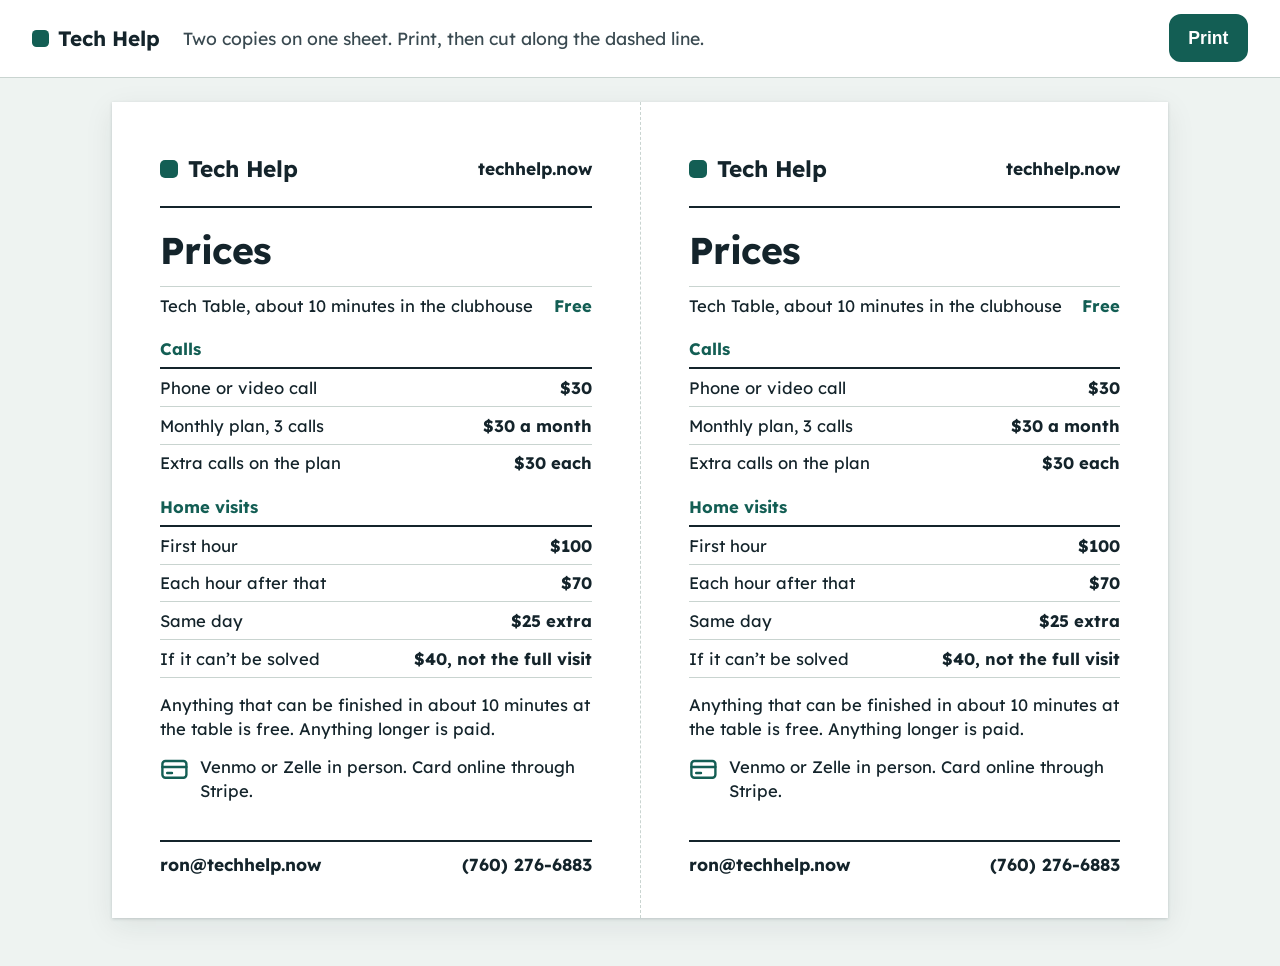
<file: print/prices.html>
<!DOCTYPE html>
<html lang="en">
<head>
  <meta charset="utf-8">
  <meta name="viewport" content="width=device-width, initial-scale=1">
  <title>Tech Help · Price list</title>
  <meta name="robots" content="noindex">
  <link rel="icon" href="../assets/favicon.svg" type="image/svg+xml">
  <link rel="stylesheet" href="https://fonts.googleapis.com/css2?family=Lexend:wght@400;600;700&display=swap">
  <link rel="stylesheet" href="../assets/site.css">
  <link rel="stylesheet" href="print.css">
  <style>
    @page { size: letter landscape; margin: 0; }

    .sheet.two-up { display: grid; grid-template-columns: 1fr 1fr; padding: 0; }
    .card { position: relative; display: flex; flex-direction: column; padding: 0.45in 0.5in 0.42in; }
    .card + .card { border-left: 1.5px dashed var(--line); }
    .card h1 { margin-top: 0.22in; font-size: 28pt; line-height: 1.1; letter-spacing: -0.015em; }
    .card .rows { margin-top: 0.16in; font-size: 12.5pt; }
    .card .rows li { padding-block: 0.07in; }
    .card .rows .group { padding-top: 0.14in; border-top: 0; font-weight: 700; color: var(--accent); }
    .card .rows .group + li { border-top: 2px solid var(--ink); }
    .card .rows .free b { color: var(--accent); }
    .card .rule { margin-top: 0.16in; font-size: 12.5pt; }
    .card .pay { display: flex; gap: 0.12in; align-items: flex-start; margin-top: 0.16in; font-size: 12.5pt; }
    .card .pay .icon { width: 0.3in; height: 0.3in; color: var(--accent); }
    .card .contact {
      display: flex;
      justify-content: space-between;
      margin-top: auto;
      padding-top: 0.12in;
      border-top: 2px solid var(--ink);
      font-size: 13pt;
      font-weight: 700;
    }
  </style>
</head>
<body>
  <div class="toolbar">
    <a class="wordmark" href="../">Tech Help</a>
    <p>Two copies on one sheet. Print, then cut along the dashed line.</p>
    <button class="btn btn-small" type="button" onclick="window.print()">Print</button>
  </div>

  <article class="sheet landscape two-up">
    <template id="price-card">
      <p class="running"><span class="wordmark">Tech Help</span><span>techhelp.now</span></p>
      <h1>Prices</h1>
      <ul class="rows">
        <li class="free"><span>Tech Table, about 10 minutes in the clubhouse</span> <b>Free</b></li>
        <li class="group">Calls</li>
        <li><span>Phone or video call</span> <b>$30</b></li>
        <li><span>Monthly plan, 3 calls</span> <b>$30 a month</b></li>
        <li><span>Extra calls on the plan</span> <b>$30 each</b></li>
        <li class="group">Home visits</li>
        <li><span>First hour</span> <b>$100</b></li>
        <li><span>Each hour after that</span> <b>$70</b></li>
        <li><span>Same day</span> <b>$25 extra</b></li>
        <li><span>If it can’t be solved</span> <b>$40, not the full visit</b></li>
      </ul>
      <p class="rule">Anything that can be finished in about 10 minutes at the table is free. Anything longer is paid.</p>
      <p class="pay"><svg class="icon" aria-hidden="true"><use href="../assets/icons.svg#card"/></svg><span>Venmo or Zelle in person. Card online through Stripe.</span></p>
      <p class="contact"><span>ron@techhelp.now</span><span>(760) 276-6883</span></p>
    </template>
    <section class="card"></section>
    <section class="card" aria-hidden="true"></section>
  </article>

  <script>
    const tpl = document.getElementById('price-card');
    document.querySelectorAll('.card').forEach((card) => card.append(tpl.content.cloneNode(true)));
  </script>
</body>
</html>
</file>
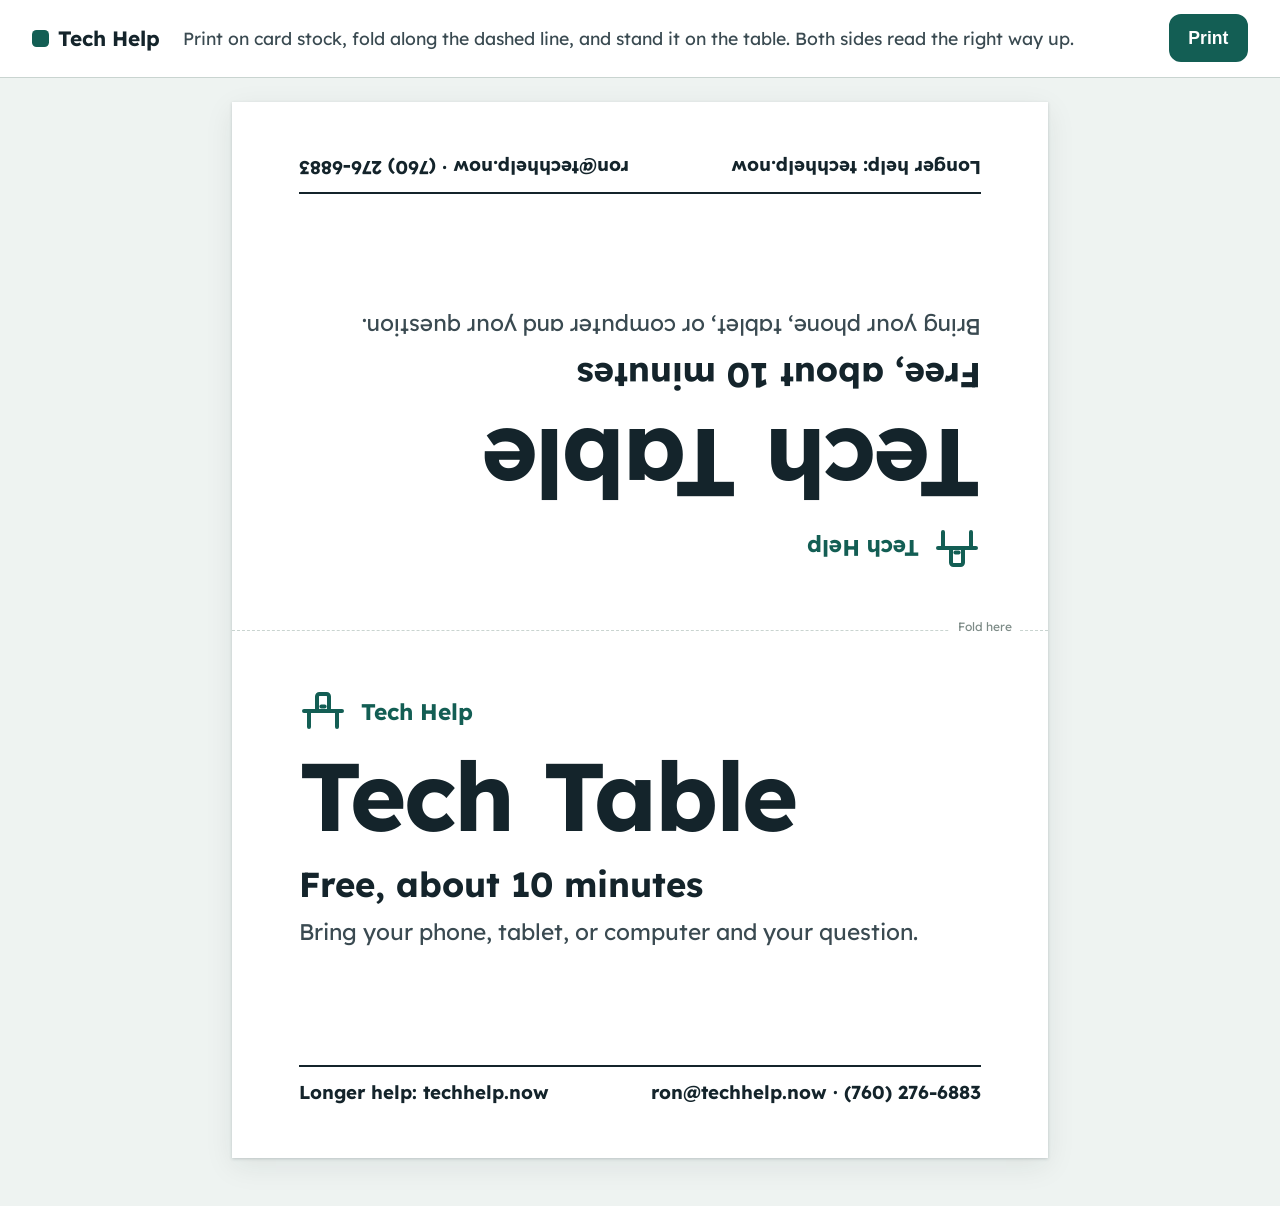
<file: print/tent-card.html>
<!DOCTYPE html>
<html lang="en">
<head>
  <meta charset="utf-8">
  <meta name="viewport" content="width=device-width, initial-scale=1">
  <title>Tech Help · Table card</title>
  <meta name="robots" content="noindex">
  <link rel="icon" href="../assets/favicon.svg" type="image/svg+xml">
  <link rel="stylesheet" href="https://fonts.googleapis.com/css2?family=Lexend:wght@400;600;700&display=swap">
  <link rel="stylesheet" href="../assets/site.css">
  <link rel="stylesheet" href="print.css">
  <style>
    @page { size: letter portrait; margin: 0; }

    .sheet.tent { padding: 0; }
    .panel {
      position: absolute;
      left: 0;
      right: 0;
      height: 5.5in;
      display: flex;
      flex-direction: column;
      padding: 0.6in 0.7in 0.55in;
    }
    .panel.top { top: 0; transform: rotate(180deg); }
    .panel.bottom { top: 5.5in; }
    .fold {
      position: absolute;
      top: 5.5in;
      left: 0;
      right: 0;
      border-top: 1.5px dashed var(--line);
    }
    .fold span {
      position: absolute;
      right: 0.3in;
      top: -0.12in;
      padding: 0 0.08in;
      background: var(--white);
      color: #7d8b87;
      font-size: 9pt;
    }
    .panel .kicker { display: flex; align-items: center; gap: 0.14in; font-size: 17pt; font-weight: 700; color: var(--accent); }
    .panel .kicker .icon { width: 0.5in; height: 0.5in; }
    .panel h1 { margin-top: 0.12in; font-size: 72pt; line-height: 1; letter-spacing: -0.02em; }
    .panel .free { margin-top: 0.18in; font-size: 26pt; font-weight: 700; }
    .panel .bring { margin-top: 0.08in; font-size: 17pt; color: var(--ink-2); }
    .panel .base {
      display: flex;
      justify-content: space-between;
      margin-top: auto;
      padding-top: 0.12in;
      border-top: 2px solid var(--ink);
      font-size: 14pt;
      font-weight: 700;
    }
    @media print { .fold span { display: none; } }
  </style>
</head>
<body>
  <div class="toolbar">
    <a class="wordmark" href="../">Tech Help</a>
    <p>Print on card stock, fold along the dashed line, and stand it on the table. Both sides read the right way up.</p>
    <button class="btn btn-small" type="button" onclick="window.print()">Print</button>
  </div>

  <article class="sheet tent">
    <div class="panel top" aria-hidden="true">
      <p class="kicker"><svg class="icon" aria-hidden="true"><use href="../assets/icons.svg#table"/></svg>Tech Help</p>
      <h1>Tech Table</h1>
      <p class="free">Free, about 10 minutes</p>
      <p class="bring">Bring your phone, tablet, or computer and your question.</p>
      <p class="base"><span>Longer help: techhelp.now</span><span>ron@techhelp.now · (760) 276-6883</span></p>
    </div>

    <div class="fold"><span>Fold here</span></div>

    <div class="panel bottom">
      <p class="kicker"><svg class="icon" aria-hidden="true"><use href="../assets/icons.svg#table"/></svg>Tech Help</p>
      <h1>Tech Table</h1>
      <p class="free">Free, about 10 minutes</p>
      <p class="bring">Bring your phone, tablet, or computer and your question.</p>
      <p class="base"><span>Longer help: techhelp.now</span><span>ron@techhelp.now · (760) 276-6883</span></p>
    </div>
  </article>
</body>
</html>
</file>
<file: assets/site.css>
/* Tech Help — shared tokens and the web pages. Print sheets load this file too, then print/print.css. */

:root {
  --ink: #14242b;
  --ink-2: #3a4a51;
  --line: #c9d4d0;
  --paper: #fcfcfb;
  --white: #ffffff;
  --wash: #eef3f1;
  --tint: #e2eee9;
  --accent: #135e54;
  --accent-dark: #0c433c;
  --radius: 1.25rem;
  --font: "Lexend", Verdana, system-ui, sans-serif;
}

*, *::before, *::after { box-sizing: border-box; }

html { -webkit-text-size-adjust: 100%; }

body {
  margin: 0;
  background: var(--paper);
  color: var(--ink);
  font-family: var(--font);
  font-size: 1.25rem;
  line-height: 1.5;
}

h1, h2, h3, p, ul, ol { margin: 0; }
ul, ol { padding: 0; list-style: none; }

h1, h2, h3 { line-height: 1.2; font-weight: 700; }

a { color: var(--accent); text-decoration-thickness: 2px; text-underline-offset: 0.2em; }
a:hover { color: var(--accent-dark); }

:focus-visible {
  outline: 3px solid var(--ink);
  outline-offset: 3px;
  border-radius: 0.4rem;
}

.wrap {
  width: 100%;
  max-width: 74rem;
  margin-inline: auto;
  padding-inline: clamp(1.25rem, 4vw, 2.5rem);
}

.skip {
  position: absolute;
  left: 1rem;
  top: -10rem;
  padding: 0.75rem 1rem;
  background: var(--ink);
  color: var(--white);
  z-index: 10;
}
.skip:focus { top: 1rem; }

.visually-hidden {
  position: absolute;
  width: 1px;
  height: 1px;
  overflow: hidden;
  clip: rect(0 0 0 0);
  white-space: nowrap;
}

.icon {
  width: 1.4em;
  height: 1.4em;
  flex-shrink: 0;
  fill: none;
  stroke: currentColor;
  stroke-width: 2;
  stroke-linecap: round;
  stroke-linejoin: round;
}
.icon-lg { width: 2.5rem; height: 2.5rem; color: var(--accent); }

/* Buttons */

.btn {
  display: inline-flex;
  align-items: center;
  justify-content: center;
  gap: 0.6rem;
  min-height: 3.5rem;
  padding: 0.5rem 1.5rem;
  border: 2px solid var(--accent);
  border-radius: 0.75rem;
  background: var(--accent);
  color: var(--white);
  font-weight: 700;
  font-size: 1.2rem;
  line-height: 1.2;
  text-decoration: none;
  transition: background-color 0.15s, border-color 0.15s;
}
.btn:hover { background: var(--accent-dark); border-color: var(--accent-dark); color: var(--white); }
.btn-small { min-height: 3rem; padding-inline: 1.1rem; font-size: 1.1rem; }
.btn-quiet { background: var(--white); color: var(--accent); }
.btn-quiet:hover { background: var(--tint); color: var(--accent-dark); }
.btn-big { min-height: 4rem; padding-inline: 1.75rem; font-size: clamp(1.25rem, 1rem + 1vw, 1.55rem); }

/* Top bar */

.bar { background: var(--white); border-bottom: 1px solid var(--line); }
.bar-inner {
  display: flex;
  align-items: center;
  justify-content: space-between;
  gap: 1rem;
  min-height: 5.25rem;
}
.wordmark {
  display: inline-flex;
  align-items: center;
  gap: 0.6rem;
  min-height: 3rem;
  color: var(--ink);
  font-size: 1.65rem;
  font-weight: 700;
  letter-spacing: -0.01em;
  text-decoration: none;
}
.wordmark::before {
  content: "";
  width: 0.8em;
  height: 0.8em;
  border-radius: 0.22em;
  background: var(--accent);
}
.wordmark:hover { color: var(--ink); }
.bar-nav { display: flex; align-items: center; gap: 1.75rem; font-size: 1.15rem; font-weight: 600; }
.bar-pages { display: contents; }
.bar-nav a:not(.btn) { display: inline-flex; align-items: center; min-height: 3rem; color: var(--ink); }
.bar-nav a[aria-current="page"] { text-decoration-color: var(--accent); text-decoration-thickness: 3px; }

/* Home: intro */

.intro { padding-block: clamp(2.25rem, 5vw, 3.75rem) clamp(1.75rem, 3vw, 2.5rem); }
.intro h1 {
  max-width: 24ch;
  font-size: clamp(2rem, 1.4rem + 2.3vw, 3.1rem);
  letter-spacing: -0.02em;
  text-wrap: balance;
}
.lede { max-width: 40em; margin-top: 1rem; color: var(--ink-2); font-size: clamp(1.25rem, 1.1rem + 0.5vw, 1.4rem); }

/* Home: the three ways */

.board {
  display: grid;
  grid-template-columns: 1fr 1fr 1.3fr;
  border: 2px solid var(--line);
  border-radius: var(--radius);
  overflow: hidden;
  background: var(--white);
}
.way {
  display: flex;
  flex-direction: column;
  padding: 2rem 2rem 2.25rem;
}
.way + .way { border-left: 2px solid var(--line); }
.way-free { background: var(--tint); }
.way-head { display: flex; align-items: center; gap: 0.8rem; }
.way-head h2 { font-size: 1.4rem; }
.price {
  margin-top: 1.5rem;
  font-size: clamp(3rem, 2.4rem + 2vw, 3.75rem);
  font-weight: 700;
  line-height: 1;
  letter-spacing: -0.02em;
  font-variant-numeric: lining-nums;
}
.way-free .price { color: var(--accent); }
.price-note { margin-top: 0.45rem; font-weight: 700; color: var(--ink-2); }
.way > p:not(.price):not(.price-note) { margin-top: 1.25rem; }
.terms { margin-top: 1.25rem; }
.terms li {
  display: flex;
  justify-content: space-between;
  gap: 1rem;
  padding-block: 0.6rem;
  border-top: 1px solid var(--line);
}
.terms li:last-child { border-bottom: 1px solid var(--line); }
.terms b { white-space: nowrap; }
.way-btn { margin-top: auto; }
.way > :nth-last-child(2) { margin-bottom: 1.75rem; }
.way-foot {
  margin-top: auto !important;
  padding-top: 1rem;
  border-top: 2px solid rgba(19, 94, 84, 0.25);
  font-weight: 700;
}

.plan {
  display: grid;
  grid-template-columns: auto 1fr auto;
  align-items: center;
  gap: 1.25rem 1.5rem;
  margin-top: 1.25rem;
  padding: 1.5rem 2rem;
  border: 2px solid var(--line);
  border-radius: var(--radius);
  background: var(--white);
}
.plan h2 { font-size: 1.4rem; }
.plan-price { margin-left: 0.4rem; color: var(--accent); font-weight: 700; white-space: nowrap; }
.plan p { color: var(--ink-2); }

/* Home: topics */

.topics {
  margin-top: clamp(3rem, 6vw, 4.5rem);
  padding-block: clamp(3rem, 6vw, 4.25rem);
  background: var(--wash);
  border-block: 1px solid var(--line);
}
.topics h2, .reach h2, .section-title { font-size: clamp(1.7rem, 1.3rem + 1.3vw, 2.25rem); letter-spacing: -0.01em; }
.topic-grid {
  display: grid;
  grid-template-columns: repeat(3, 1fr);
  gap: 2.25rem 2.5rem;
  margin-top: 2.25rem;
}
.topic-grid h3 { margin-top: 0.75rem; font-size: 1.3rem; }
.topic-grid p { margin-top: 0.3rem; color: var(--ink-2); }

/* Home: contact and paying */

.reach {
  display: grid;
  grid-template-columns: 1.7fr 1fr;
  gap: 2.5rem 3.5rem;
  align-items: start;
  padding-block: clamp(3rem, 6vw, 4.5rem);
}
.reach-main p { max-width: 32em; margin-top: 0.75rem; }
.reach-actions, .cta-actions {
  display: flex;
  flex-wrap: wrap;
  gap: 1rem;
  margin-top: 1.5rem;
}
.reach-actions .btn, .cta-actions .btn { margin-top: 0; }
.reach-pay { padding-left: 2.5rem; border-left: 2px solid var(--line); }
.reach-pay h3 { margin-top: 0.6rem; font-size: 1.3rem; }
.reach-pay p { margin-top: 0.3rem; }

/* Footer */

.foot { background: var(--white); border-top: 1px solid var(--line); font-size: 1.1rem; }
.foot-inner {
  display: flex;
  flex-wrap: wrap;
  justify-content: space-between;
  align-items: center;
  gap: 0.5rem 2rem;
  padding-block: 1.5rem;
}
.foot-links { display: flex; flex-wrap: wrap; gap: 0.25rem 1.75rem; }
.foot-links a { display: inline-block; padding-block: 0.6rem; }

/* Directors page */

.page-head { padding-block: clamp(2.25rem, 5vw, 3.75rem) clamp(1.5rem, 3vw, 2.25rem); }
.page-head h1 { font-size: clamp(2.1rem, 1.5rem + 2.4vw, 3.25rem); letter-spacing: -0.015em; }
.page-head .lede { max-width: 36em; }

.steps {
  display: grid;
  grid-template-columns: repeat(3, 1fr);
  gap: 1.25rem;
  counter-reset: step;
}
.steps li {
  counter-increment: step;
  padding: 1.75rem;
  border: 2px solid var(--line);
  border-radius: var(--radius);
  background: var(--white);
}
.steps li::before {
  content: counter(step);
  display: grid;
  place-items: center;
  width: 2.75rem;
  height: 2.75rem;
  border-radius: 50%;
  background: var(--accent);
  color: var(--white);
  font-weight: 700;
  font-size: 1.3rem;
}
.steps h2 { margin-top: 1rem; font-size: 1.35rem; }
.steps p { margin-top: 0.4rem; color: var(--ink-2); }

.split {
  display: grid;
  grid-template-columns: 1fr 1fr;
  gap: 2.5rem 3.5rem;
  padding-block: clamp(3rem, 6vw, 4.25rem);
}
.split p { margin-top: 0.75rem; }
.split .section-title + p { margin-top: 1rem; }

.fee-list { margin-top: 1.25rem; }
.fee-list li {
  display: flex;
  justify-content: space-between;
  gap: 1rem;
  padding-block: 0.65rem;
  border-top: 1px solid var(--line);
}
.fee-list li:last-child { border-bottom: 1px solid var(--line); }
.fee-list b { text-align: right; }
.fee-list .group { padding-top: 1.1rem; border-top: 0; color: var(--accent); font-weight: 700; }
.fee-list .group + li { border-top: 2px solid var(--ink); }

.topic-list { display: flex; flex-wrap: wrap; gap: 0.6rem; margin-top: 1.25rem; }
.topic-list li {
  display: inline-flex;
  align-items: center;
  gap: 0.5rem;
  padding: 0.5rem 1rem;
  border: 2px solid var(--line);
  border-radius: 999px;
  background: var(--white);
  font-weight: 600;
}
.topic-list .icon { color: var(--accent); }

.sheets { display: grid; grid-template-columns: repeat(3, 1fr); gap: 1.25rem; margin-top: 2rem; }
.sheets a {
  display: flex;
  flex-direction: column;
  gap: 0.35rem;
  min-height: 100%;
  padding: 1.5rem;
  border: 2px solid var(--line);
  border-radius: var(--radius);
  background: var(--white);
  color: var(--ink);
  text-decoration: none;
}
.sheets a:hover { border-color: var(--accent); }
.sheets b { display: flex; align-items: center; gap: 0.6rem; color: var(--accent); font-size: 1.25rem; text-decoration: underline; text-decoration-thickness: 2px; text-underline-offset: 0.2em; }
.sheets span { color: var(--ink-2); }

.cta-band { padding-block: clamp(3rem, 6vw, 4.5rem); }
.cta-band p { max-width: 32em; margin-top: 0.75rem; }

/* Narrow screens */

@media (max-width: 60rem) {
  .board { grid-template-columns: 1fr; }
  .way + .way { border-left: 0; border-top: 2px solid var(--line); }
  .topic-grid { grid-template-columns: repeat(2, 1fr); }
  .reach, .split { grid-template-columns: 1fr; }
  .reach-pay { padding-left: 0; padding-top: 2rem; border-left: 0; border-top: 2px solid var(--line); }
  .steps, .sheets { grid-template-columns: 1fr; }
}

@media (max-width: 40rem) {
  body { font-size: 1.1875rem; }
  .bar-inner {
    flex-wrap: wrap;
    align-items: center;
    row-gap: 0.35rem;
    min-height: 4.5rem;
    padding-block: 0.65rem;
  }
  .wordmark { order: 1; flex: 1 1 auto; min-width: 0; font-size: 1.45rem; }
  .bar-nav { display: contents; }
  .bar-pages {
    display: flex;
    flex-wrap: wrap;
    align-items: center;
    gap: 0.5rem 1.25rem;
    order: 3;
    flex-basis: 100%;
  }
  .bar-nav .btn { order: 2; margin-left: auto; }
  .bar-nav a:not(.btn) {
    min-height: 3rem;
    font-size: max(1.0625rem, 17px);
  }
  .way { padding: 1.6rem 1.35rem 1.75rem; }
  .way-btn { width: 100%; }
  .plan { grid-template-columns: auto 1fr; padding: 1.4rem 1.35rem; }
  .plan .btn { grid-column: 1 / -1; }
  .plan-price { display: block; margin: 0.2rem 0 0; }
  .topic-grid { grid-template-columns: 1fr; gap: 1.5rem; }
  .topic-grid li { display: grid; grid-template-columns: auto 1fr; column-gap: 1rem; }
  .topic-grid li .icon { grid-row: span 2; }
  .topic-grid h3 { margin-top: 0.2rem; }
  .reach-actions .btn, .cta-actions .btn { width: 100%; }
  .bar-nav { flex-wrap: wrap; justify-content: flex-end; gap: 0.65rem; }
  .foot-inner { flex-direction: column; align-items: flex-start; }
}
</file>
<file: prices.css>
:root {
  color-scheme: light;
  --ink: #1a1510;
  --paper: #f7f3ec;
  --line: #d9d0c3;
  --display: "Syne", "Avenir Next", "Segoe UI", sans-serif;
  --reading: "Instrument Serif", "Iowan Old Style", Georgia, serif;
}

* {
  box-sizing: border-box;
}

body {
  margin: 0;
  min-height: 100vh;
  background:
    radial-gradient(ellipse at top left, rgba(232, 184, 106, 0.18), transparent 42%),
    linear-gradient(180deg, #fbf8f2 0%, var(--paper) 100%);
  color: var(--ink);
  font-family: var(--reading);
  line-height: 1.45;
}

a {
  color: inherit;
}

a:focus-visible {
  outline: 3px solid var(--ink);
  outline-offset: 3px;
}

.top {
  display: flex;
  justify-content: space-between;
  align-items: baseline;
  gap: 1rem;
  max-width: 40rem;
  margin: 0 auto;
  padding: 1.25rem 1.25rem 0;
  font-family: var(--display);
  font-weight: 700;
  font-size: 0.95rem;
}

.mark a,
.back a {
  text-decoration: none;
}

.back a {
  text-decoration: underline;
  text-underline-offset: 0.18em;
  font-weight: 600;
}

.sheet {
  max-width: 40rem;
  margin: 0 auto;
  padding: 1.5rem 1.25rem 2.5rem;
}

h1 {
  margin: 0;
  font-family: var(--display);
  font-weight: 800;
  font-size: clamp(2.6rem, 8vw, 3.6rem);
  letter-spacing: -0.04em;
  line-height: 0.95;
}

.lede {
  margin: 0.9rem 0 1.6rem;
  max-width: 32rem;
  font-size: 1.2rem;
}

table {
  width: 100%;
  border-collapse: collapse;
  font-size: 1.05rem;
}

th,
td {
  padding: 0.85rem 0.4rem;
  border-bottom: 1px solid var(--line);
  text-align: left;
  vertical-align: top;
}

th {
  font-family: var(--display);
  font-size: 0.78rem;
  font-weight: 700;
  letter-spacing: 0.08em;
  text-transform: uppercase;
}

td:last-child,
th:last-child {
  text-align: right;
  white-space: nowrap;
  font-family: var(--display);
  font-weight: 700;
}

.pay,
.contact {
  margin: 1.3rem 0 0;
  max-width: 32rem;
}

.contact a {
  font-family: var(--display);
  font-weight: 700;
}

.foot {
  max-width: 40rem;
  margin: 0 auto;
  padding: 0 1.25rem 2rem;
  font-family: var(--display);
  font-size: 0.82rem;
  font-weight: 600;
  color: rgba(26, 21, 16, 0.7);
}

.foot p {
  margin: 0.35rem 0;
}

.foot a {
  text-underline-offset: 0.16em;
}

.sr-only {
  position: absolute;
  width: 1px;
  height: 1px;
  padding: 0;
  margin: -1px;
  overflow: hidden;
  clip: rect(0, 0, 0, 0);
  white-space: nowrap;
  border: 0;
}

@media (max-width: 520px) {
  table,
  thead,
  tbody,
  th,
  td,
  tr {
    display: block;
  }

  thead {
    display: none;
  }

  tr {
    padding: 0.85rem 0;
    border-bottom: 1px solid var(--line);
  }

  td {
    border: 0;
    padding: 0.1rem 0;
  }

  td:last-child {
    text-align: left;
    margin-top: 0.25rem;
    font-size: 1.15rem;
  }
}
</file>
<file: print/print.css>
/* Print sheets. Loaded after ../assets/site.css, so the tokens and type are shared. */

body { background: var(--wash); }

.toolbar {
  position: sticky;
  top: 0;
  z-index: 5;
  display: flex;
  flex-wrap: wrap;
  align-items: center;
  gap: 0.75rem 1.5rem;
  padding: 0.9rem clamp(1rem, 3vw, 2rem);
  background: var(--white);
  border-bottom: 1px solid var(--line);
  font-size: 1.1rem;
}
.toolbar .wordmark { font-size: 1.3rem; }
.toolbar p { color: var(--ink-2); }
.toolbar .btn { margin-left: auto; }

.sheet {
  position: relative;
  width: 8.5in;
  height: 11in;
  margin: 1.5rem auto 3rem;
  padding: 0.6in;
  overflow: hidden;
  background: var(--white);
  box-shadow: 0 1px 3px rgba(20, 36, 43, 0.18), 0 8px 28px rgba(20, 36, 43, 0.08);
  font-size: 13pt;
  line-height: 1.4;
}
.sheet.landscape { width: 11in; height: 8.5in; }

.sheet .icon-lg { width: 0.42in; height: 0.42in; }

.running {
  display: flex;
  justify-content: space-between;
  align-items: center;
  padding-bottom: 0.14in;
  border-bottom: 2px solid var(--ink);
  font-weight: 700;
}
.running .wordmark { font-size: 17pt; }

.fill {
  display: inline-block;
  min-width: 2.4in;
  padding: 0 0.08in;
  border-bottom: 2px dotted var(--ink-2);
  outline: none;
  font-weight: 700;
}
.fill:empty::before { content: attr(data-hint); color: #7d8b87; font-weight: 400; }
.fill:focus { background: var(--tint); }

.rows li {
  display: flex;
  justify-content: space-between;
  align-items: baseline;
  gap: 0.2in;
  padding-block: 0.09in;
  border-top: 1px solid var(--line);
}
.rows li:last-child { border-bottom: 1px solid var(--line); }
.rows b { text-align: right; white-space: nowrap; }

.sheet.flow { display: flex; flex-direction: column; }

.sheet-foot {
  margin-top: auto;
  display: flex;
  justify-content: space-between;
  padding-top: 0.12in;
  border-top: 2px solid var(--ink);
  font-weight: 700;
}

@media print {
  body { background: var(--white); }
  .toolbar { display: none; }
  .sheet { margin: 0; box-shadow: none; }
  .fill:empty::before { content: ""; }
  .fill { background: none !important; }
  * { -webkit-print-color-adjust: exact; print-color-adjust: exact; }
}
</file>
